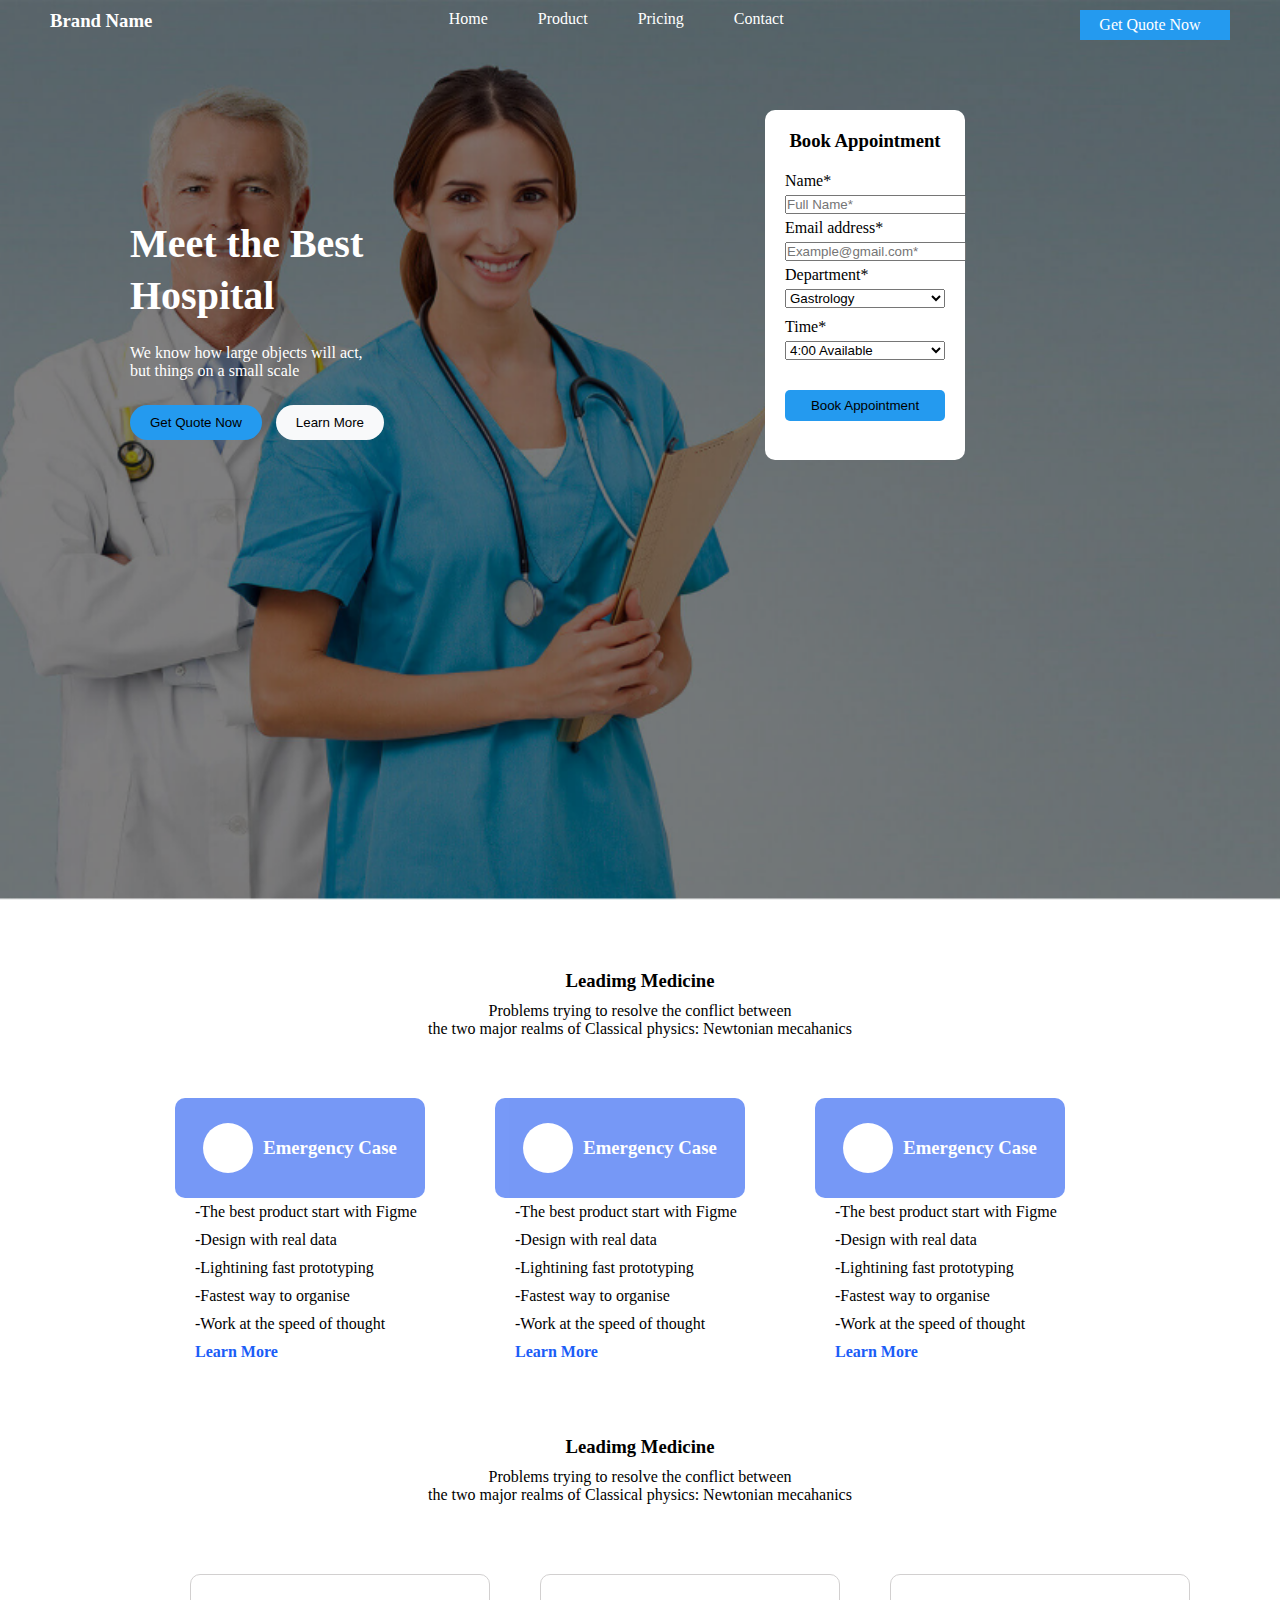
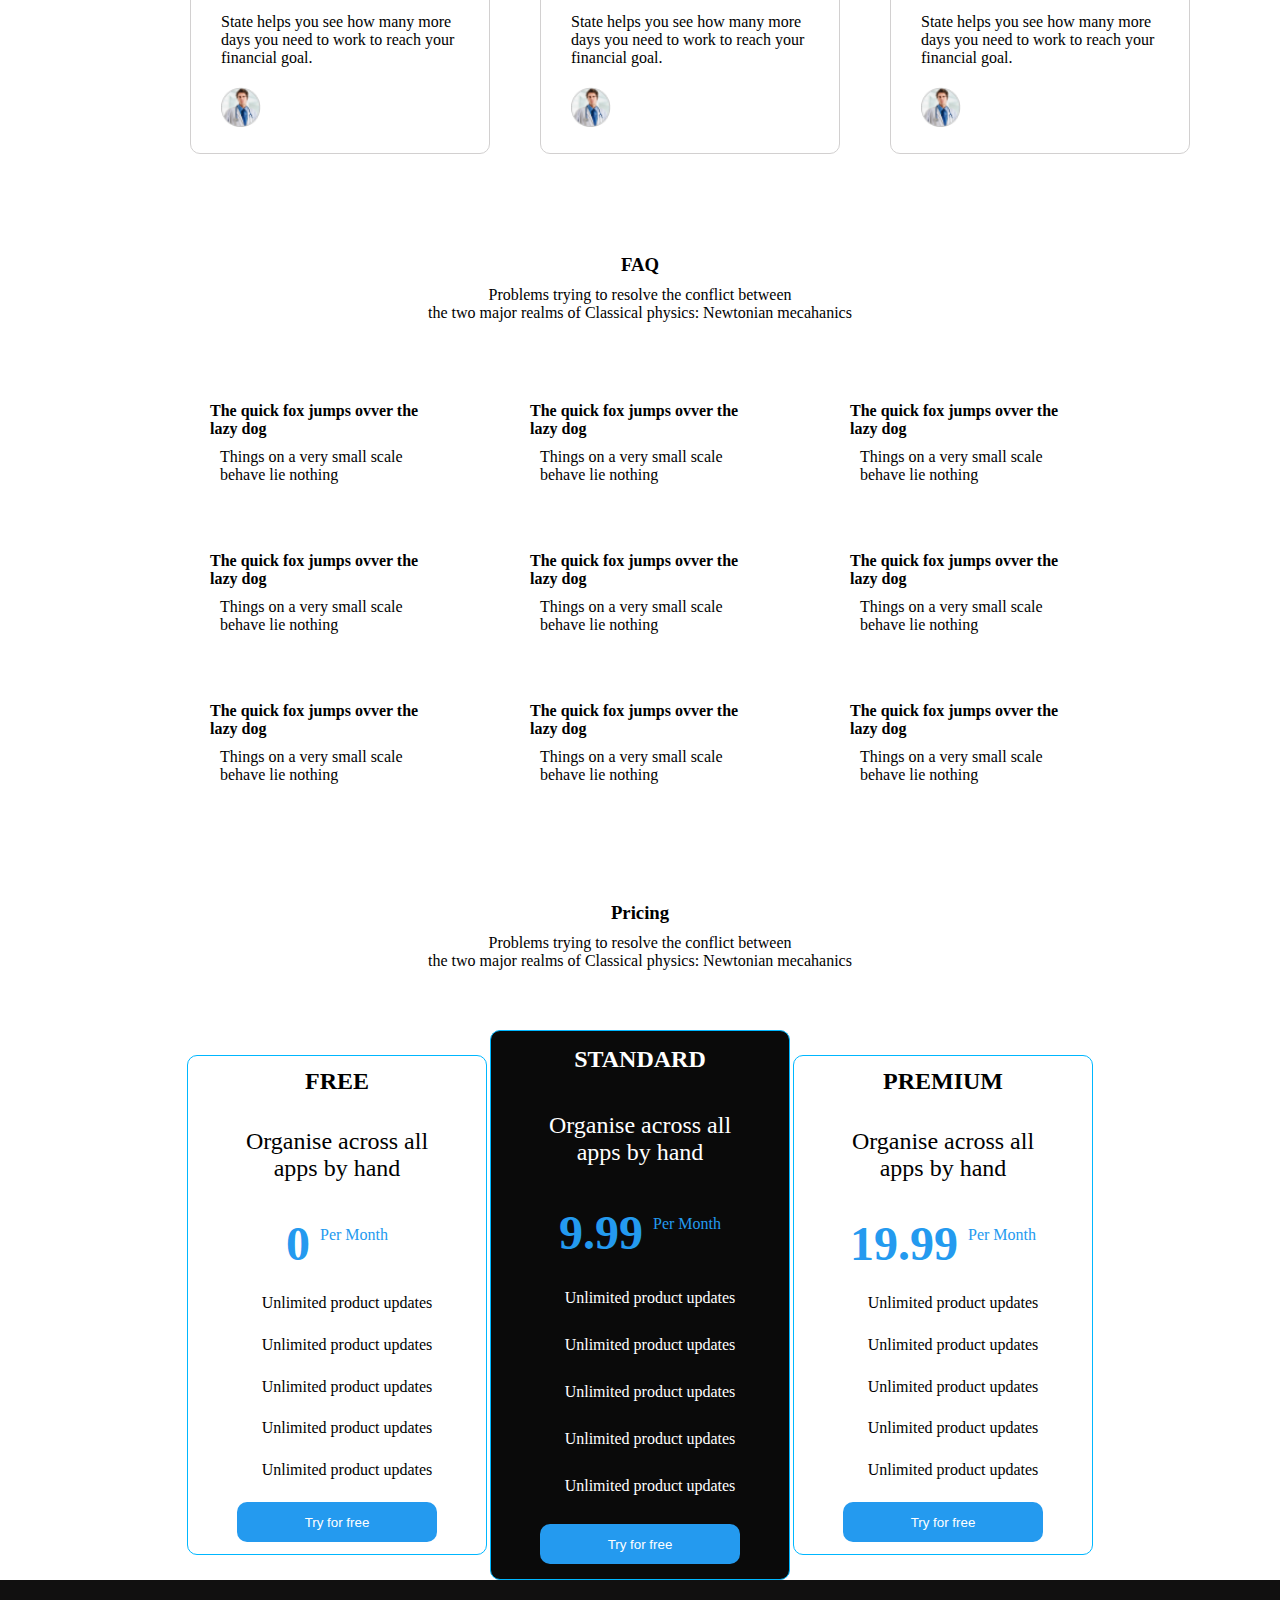
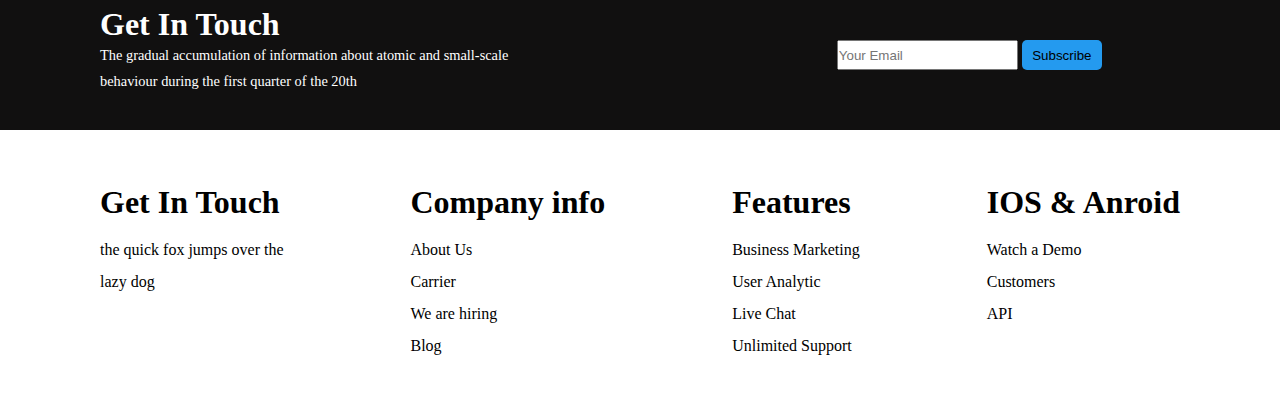
<file: Project-2/index.html>
<!DOCTYPE html>
<html lang="en">
  <head>
    <meta charset="UTF-8" />
    <meta name="viewport" content="width=device-width, initial-scale=1.0" />
    <link
      rel="stylesheet"
      href="https://cdnjs.cloudflare.com/ajax/libs/font-awesome/6.4.0/css/all.min.css"
      integrity="sha512-iecdLmaskl7CVkqkXNQ/ZH/XLlvWZOJyj7Yy7tcenmpD1ypASozpmT/E0iPtmFIB46ZmdtAc9eNBvH0H/ZpiBw=="
      crossorigin="anonymous"
      referrerpolicy="no-referrer"
    />
    <link rel="stylesheet" href="style.css" class="css" />
    <title>Hospital Landing Page</title>
  </head>
  <body>
    <header class="container">
      <nav class="nav-container">
        <div class="navbar">
          <h3>Brand Name</h3>
        </div>
        <div class="menu">
          <ul class="mainmenu">
            <a href="#">Home</a>
            <a href="#">Product</a>
            <a href="#">Pricing</a>
            <a href="#">Contact</a>
          </ul>
        </div>
        <div class="btn-container">
          <p>Get Quote Now</p>
          <i class="fa-solid fa-arrow-right"></i>
        </div>
      </nav>
      <div class="banner">
        <div class="herosection">
          <h2>Meet the Best</h2>
          <h2>Hospital</h2>
          <p>We know how large objects will act, but things on a small scale</p>
          <button class="btn-1">Get Quote Now</button>
          <button class="btn-2">Learn More</button>
        </div>
        <div class="form">
          <form action="" class="appointmentform">
            <h3>Book Appointment</h3>
            <div class="label">
              <label for="name">Name*</label>
            </div>
            <div class="input">
              <input type="text" placeholder="Full Name*" />
            </div>
            <div class="label">
              <label for="email">Email address*</label>
            </div>
            <div class="input">
              <input type="text" placeholder="Example@gmail.com*" />
            </div>

            <div class="list">
              <div>
                <label for="department">Department*</label>
              </div>
              <select
                name="department"
                id="department"
                aria-placeholder="Please Select"
              >
                <option value="Gastrology">Gastrology</option>
              </select>
            </div>
            <div class="list">
              <div>
                <label for="department">Time*</label>
              </div>
              <select
                name="department"
                id="department"
                aria-placeholder="4:00 Available"
              >
                <option value="Gastrology">4:00 Available</option>
              </select>
            </div>
            <button class="btn-booking">Book Appointment</button>
          </form>
        </div>
      </div>
    </header>
    <section class="leading-medicine">
      <h3>Leadimg Medicine</h3>
      <p>Problems trying to resolve the conflict between</p>
      <p>the two major realms of Classical physics: Newtonian mecahanics</p>
    </section>
    <section class="cart-case-container">
      <div class="cart-case">
        <div class="cart-case-heading">
          <div class="cart-case-img">
            <i class="fa-solid fa-user-group"></i>
          </div>
          <h3>Emergency Case</h3>
        </div>
        <p>-The best product start with Figme</p>
        <p>-Design with real data</p>
        <p>-Lightining fast prototyping</p>
        <p>-Fastest way to organise</p>
        <p>-Work at the speed of thought</p>
        <h4>Learn More</h4>
      </div>
      <div class="cart-case">
        <div class="cart-case-heading">
          <div class="cart-case-img">
            <i class="fa-solid fa-user-group"></i>
          </div>
          <h3>Emergency Case</h3>
        </div>
        <p>-The best product start with Figme</p>
        <p>-Design with real data</p>
        <p>-Lightining fast prototyping</p>
        <p>-Fastest way to organise</p>
        <p>-Work at the speed of thought</p>
        <h4>Learn More</h4>
      </div>
      <div class="cart-case">
        <div class="cart-case-heading">
          <div class="cart-case-img">
            <i class="fa-solid fa-user-group"></i>
          </div>
          <h3>Emergency Case</h3>
        </div>
        <p>-The best product start with Figme</p>
        <p>-Design with real data</p>
        <p>-Lightining fast prototyping</p>
        <p>-Fastest way to organise</p>
        <p>-Work at the speed of thought</p>
        <h4>Learn More</h4>
      </div>
    </section>
    <section class="leading-medicine">
      <h3>Leadimg Medicine</h3>
      <p>Problems trying to resolve the conflict between</p>
      <p>the two major realms of Classical physics: Newtonian mecahanics</p>
    </section>
    <div class="user-card-container">
      <div class="user-card">
        <div class="star"></div>
        <span class="fa fa-star checked"></span>
        <span class="fa fa-star checked"></span>
        <span class="fa fa-star checked"></span>
        <span class="fa fa-star checked"></span>
        <span class="fa-regular fa-star"></span>
        <p>State helps you see how many more days you need to work to reach your financial goal.</p>
        <div class="user-img-div">
          <img src="./assets/user-1.png" alt="user-image">
        </div>
      </div>
      <div class="user-card">
        <div class="star"></div>
        <span class="fa fa-star checked"></span>
        <span class="fa fa-star checked"></span>
        <span class="fa fa-star checked"></span>
        <span class="fa fa-star checked"></span>
        <span class="fa-regular fa-star"></span>
        <p>State helps you see how many more days you need to work to reach your financial goal.</p>
        <div class="user-img-div">
          <img src="./assets/user-1.png" alt="user-image">
        </div>
      </div>
      <div class="user-card">
        <div class="star"></div>
        <span class="fa fa-star checked"></span>
        <span class="fa fa-star checked"></span>
        <span class="fa fa-star checked"></span>
        <span class="fa fa-star checked"></span>
        <span class="fa-regular fa-star"></span>
        <p>State helps you see how many more days you need to work to reach your financial goal.</p>
        <div class="user-img-div">
          <img src="./assets/user-1.png" alt="user-image">
        </div>
      </div>
    </div>
    <section class="leading-medicine">
      <h3>FAQ</h3>
      <p>Problems trying to resolve the conflict between</p>
      <p>the two major realms of Classical physics: Newtonian mecahanics</p>
    </section>
    <div class="faqcontainer">
      <div class="faq">
        <div class="q">
          <i class="fa-solid fa-greater-than"></i>
        <span>The quick fox jumps ovver the lazy dog</span>
        </div>
        <p>Things on a very small scale behave lie nothing</p>
      </div>
      <div class="faq">
        <div class="q">
          <i class="fa-solid fa-greater-than"></i>
        <span>The quick fox jumps ovver the lazy dog</span>
        </div>
        <p>Things on a very small scale behave lie nothing</p>
      </div>
      <div class="faq">
        <div class="q">
          <i class="fa-solid fa-greater-than"></i>
        <span>The quick fox jumps ovver the lazy dog</span>
        </div>
        <p>Things on a very small scale behave lie nothing</p>
      </div>
    </div>
    <div class="faqcontainer">
      <div class="faq">
        <div class="q">
          <i class="fa-solid fa-greater-than"></i>
        <span>The quick fox jumps ovver the lazy dog</span>
        </div>
        <p>Things on a very small scale behave lie nothing</p>
      </div>
      <div class="faq">
        <div class="q">
          <i class="fa-solid fa-greater-than"></i>
        <span>The quick fox jumps ovver the lazy dog</span>
        </div>
        <p>Things on a very small scale behave lie nothing</p>
      </div>
      <div class="faq">
        <div class="q">
          <i class="fa-solid fa-greater-than"></i>
        <span>The quick fox jumps ovver the lazy dog</span>
        </div>
        <p>Things on a very small scale behave lie nothing</p>
      </div>
    </div>
    <div class="faqcontainer">
      <div class="faq">
        <div class="q">
          <i class="fa-solid fa-greater-than"></i>
        <span>The quick fox jumps ovver the lazy dog</span>
        </div>
        <p>Things on a very small scale behave lie nothing</p>
      </div>
      <div class="faq">
        <div class="q">
          <i class="fa-solid fa-greater-than"></i>
        <span>The quick fox jumps ovver the lazy dog</span>
        </div>
        <p>Things on a very small scale behave lie nothing</p>
      </div>
      <div class="faq">
        <div class="q">
          <i class="fa-solid fa-greater-than"></i>
        <span>The quick fox jumps ovver the lazy dog</span>
        </div>
        <p>Things on a very small scale behave lie nothing</p>
      </div>
    </div>
    <section class="leading-medicine">
      <h3>Pricing</h3>
      <p>Problems trying to resolve the conflict between</p>
      <p>the two major realms of Classical physics: Newtonian mecahanics</p>
    </section>
    <section class="pricing-card-container">
      <div class="pricing-card">
        <h2>FREE</h2>
        <p>Organise across all apps by hand</p>
        <div class="price-rate">
          <div class="price">
            <h2>0</h2>
            </div>
            <div class="pricepermonth">
            <i class="fa-solid fa-dollar-sign"></i>
            <p>Per Month</p>
            </div>
        </div>
        <div class="facilities">
          <i class="fa-solid fa-circle-check" style="color: #4de079;"></i><span>Unlimited product updates</span>
        </div>
        <div class="facilities">
          <i class="fa-solid fa-circle-check" style="color: #4de079;"></i><span>Unlimited product updates</span>
        </div>
        <div class="facilities">
          <i class="fa-solid fa-circle-check" style="color: #4de079;"></i><span>Unlimited product updates</span>
        </div>
        
        <div class="facilities">
          <i class="fa-solid fa-circle-check" style="color: #a6a6a6;"></i><span>Unlimited product updates</span>
        </div>
        <div class="facilities">
          <i class="fa-solid fa-circle-check" style="color: #a6a6a6;"></i><span>Unlimited product updates</span>
        </div>         
        <button>Try for free</button>

      </div>
      <div class="pricing-card-middle">
        <h2>STANDARD</h2>
        <p>Organise across all apps by hand</p>
        <div class="price-rate">
          <div class="price">
            <h2>9.99</h2>
            </div>
            <div class="pricepermonth">
            <i class="fa-solid fa-dollar-sign"></i>
            <p>Per Month</p>
            </div>
        </div>
        <div class="facilities">
          <i class="fa-solid fa-circle-check" style="color: #4de079;"></i><span>Unlimited product updates</span>
        </div>
        <div class="facilities">
          <i class="fa-solid fa-circle-check" style="color: #4de079;"></i><span>Unlimited product updates</span>
        </div>
        <div class="facilities">
          <i class="fa-solid fa-circle-check" style="color: #4de079;"></i><span>Unlimited product updates</span>
        </div>
        <div class="facilities">
          <i class="fa-solid fa-circle-check" style="color: #4de079;"></i><span>Unlimited product updates</span>
        </div>
        <div class="facilities">
          <i class="fa-solid fa-circle-check" style="color: #4de079;"></i><span>Unlimited product updates</span>
        </div>
        
                
        <button>Try for free</button>

      </div>
      <div class="pricing-card">
        <h2>PREMIUM</h2>
        <p>Organise across all apps by hand</p>
        <div class="price-rate">
          <div class="price">
            <h2>19.99</h2>
            </div>
            <div class="pricepermonth">
            <i class="fa-solid fa-dollar-sign"></i>
            <p>Per Month</p>
            </div>
        </div>
        <div class="facilities">
          <i class="fa-solid fa-circle-check" style="color: #4de079;"></i><span>Unlimited product updates</span>
        </div>
        <div class="facilities">
          <i class="fa-solid fa-circle-check" style="color: #4de079;"></i><span>Unlimited product updates</span>
        </div>
        <div class="facilities">
          <i class="fa-solid fa-circle-check" style="color: #4de079;"></i><span>Unlimited product updates</span>
        </div>
        <div class="facilities">
          <i class="fa-solid fa-circle-check" style="color: #4de079;"></i><span>Unlimited product updates</span>
        </div>
        <div class="facilities">
          <i class="fa-solid fa-circle-check" style="color: #4de079;"></i><span>Unlimited product updates</span>
        </div>
        
              
        <button>Try for free</button>

      </div>
    </section>
    <section class="subscription">
      <div class="getintouch">
        <h1>Get In Touch</h1>
        <p>The gradual accumulation of information about atomic and small-scale behaviour during the first quarter of the 20th</p>
      </div>
      <div class="email">
        <input type="text" placeholder="Your Email">
        <button>Subscribe</button>
      </div>
    </section>
    <section class="footer">
      <div class="footer column col-1">
        <h1>Get In Touch</h1>
        <p>the quick fox jumps over the</p>
        <p>lazy dog</p>
        <i class="fa-brands fa-facebook" style="color: #19e2f0;"></i>
        <i class="fa-brands fa-instagram" style="color: #19e2f0;"></i>
        <i class="fa-brands fa-twitter" style="color: #19e2f0;"></i>
      </div>
      <div class="footer column">
        <h1>Company info</h1>
        <a href="#">About Us</a>
        <a href="#">Carrier</a>
        <a href="#">We are hiring</a>
        <a href="#">Blog</a>
      </div>
      <div class="footer column">
        <h1>Features</h1>
        <a href="#">Business Marketing</a>
        <a href="#">User Analytic</a>
        <a href="#">Live Chat</a>
        <a href="#">Unlimited Support</a>
      </div>
      <div class="footer column">
        <h1>IOS & Anroid</h1>
        <a href="#">Watch a Demo</a>
        <a href="#">Customers</a>
        <a href="#">API</a>
      </div>
    </section>
  </body>
</html>
</file>
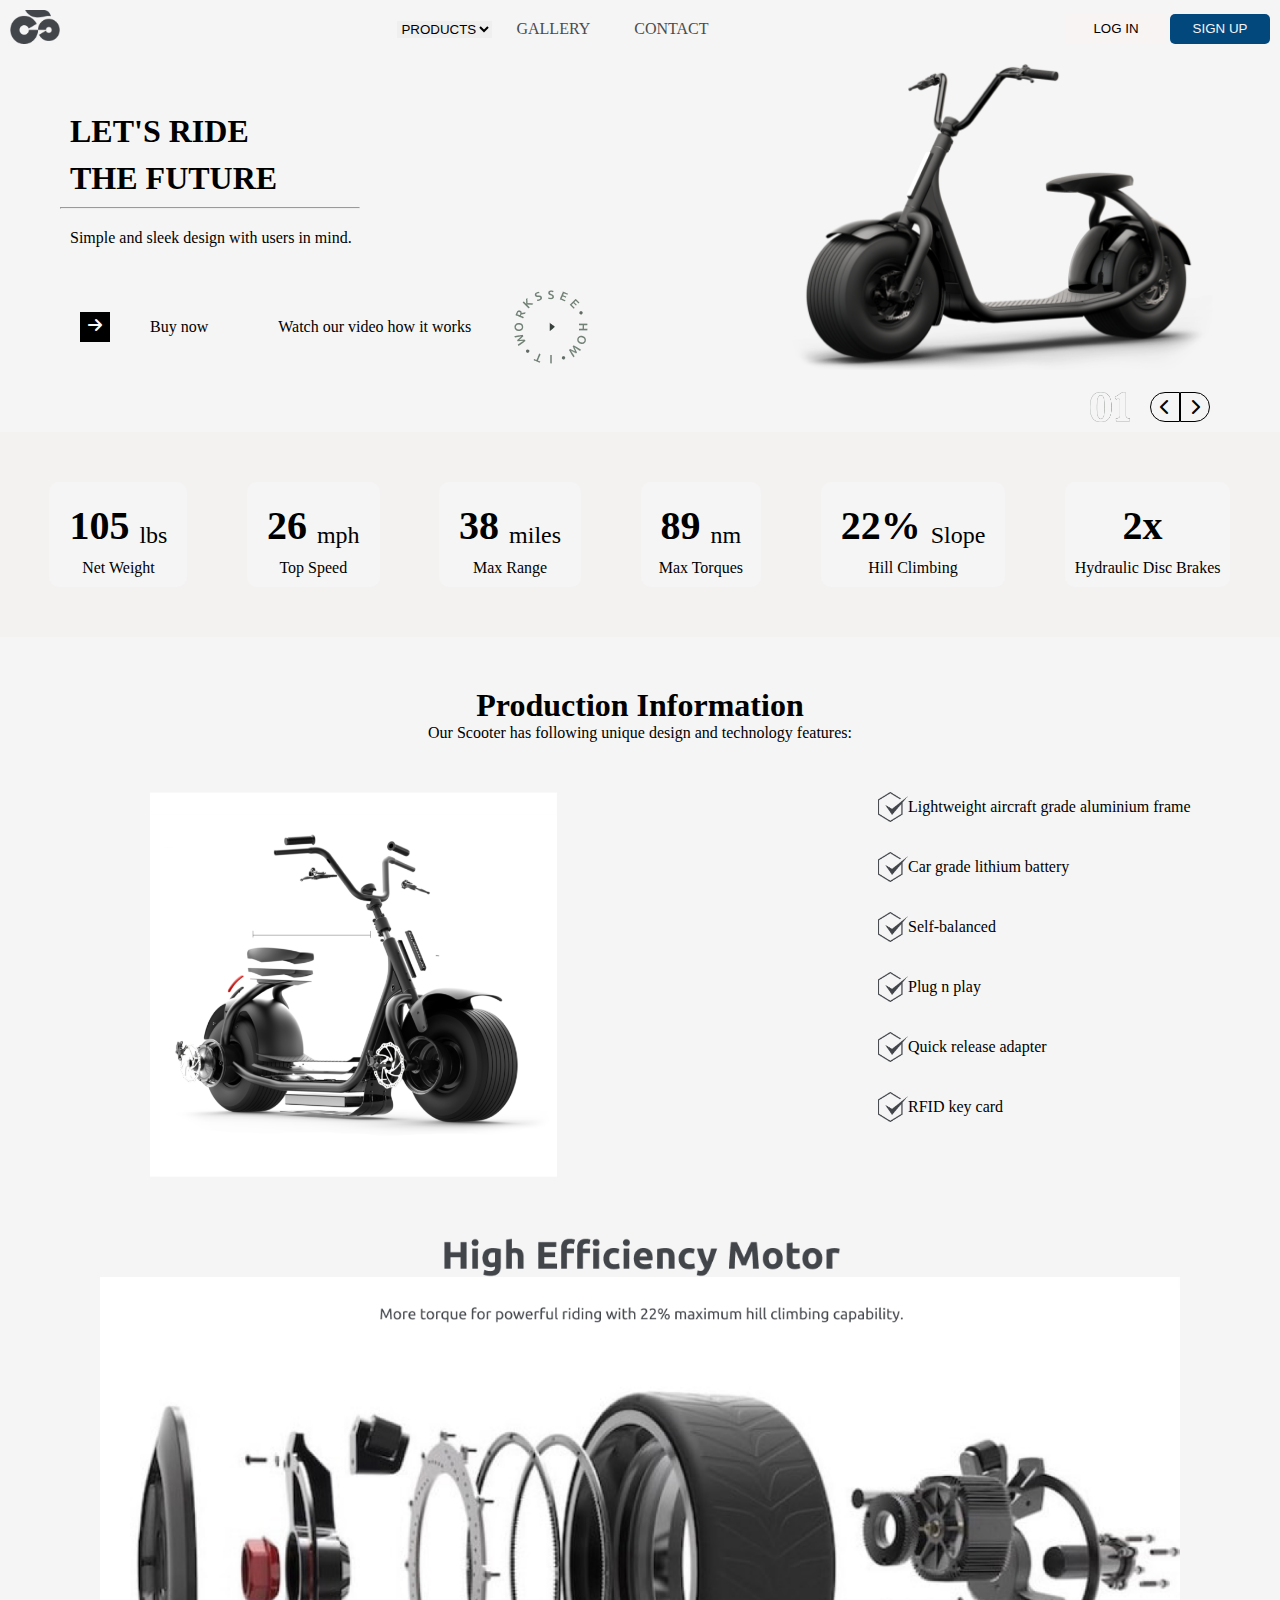
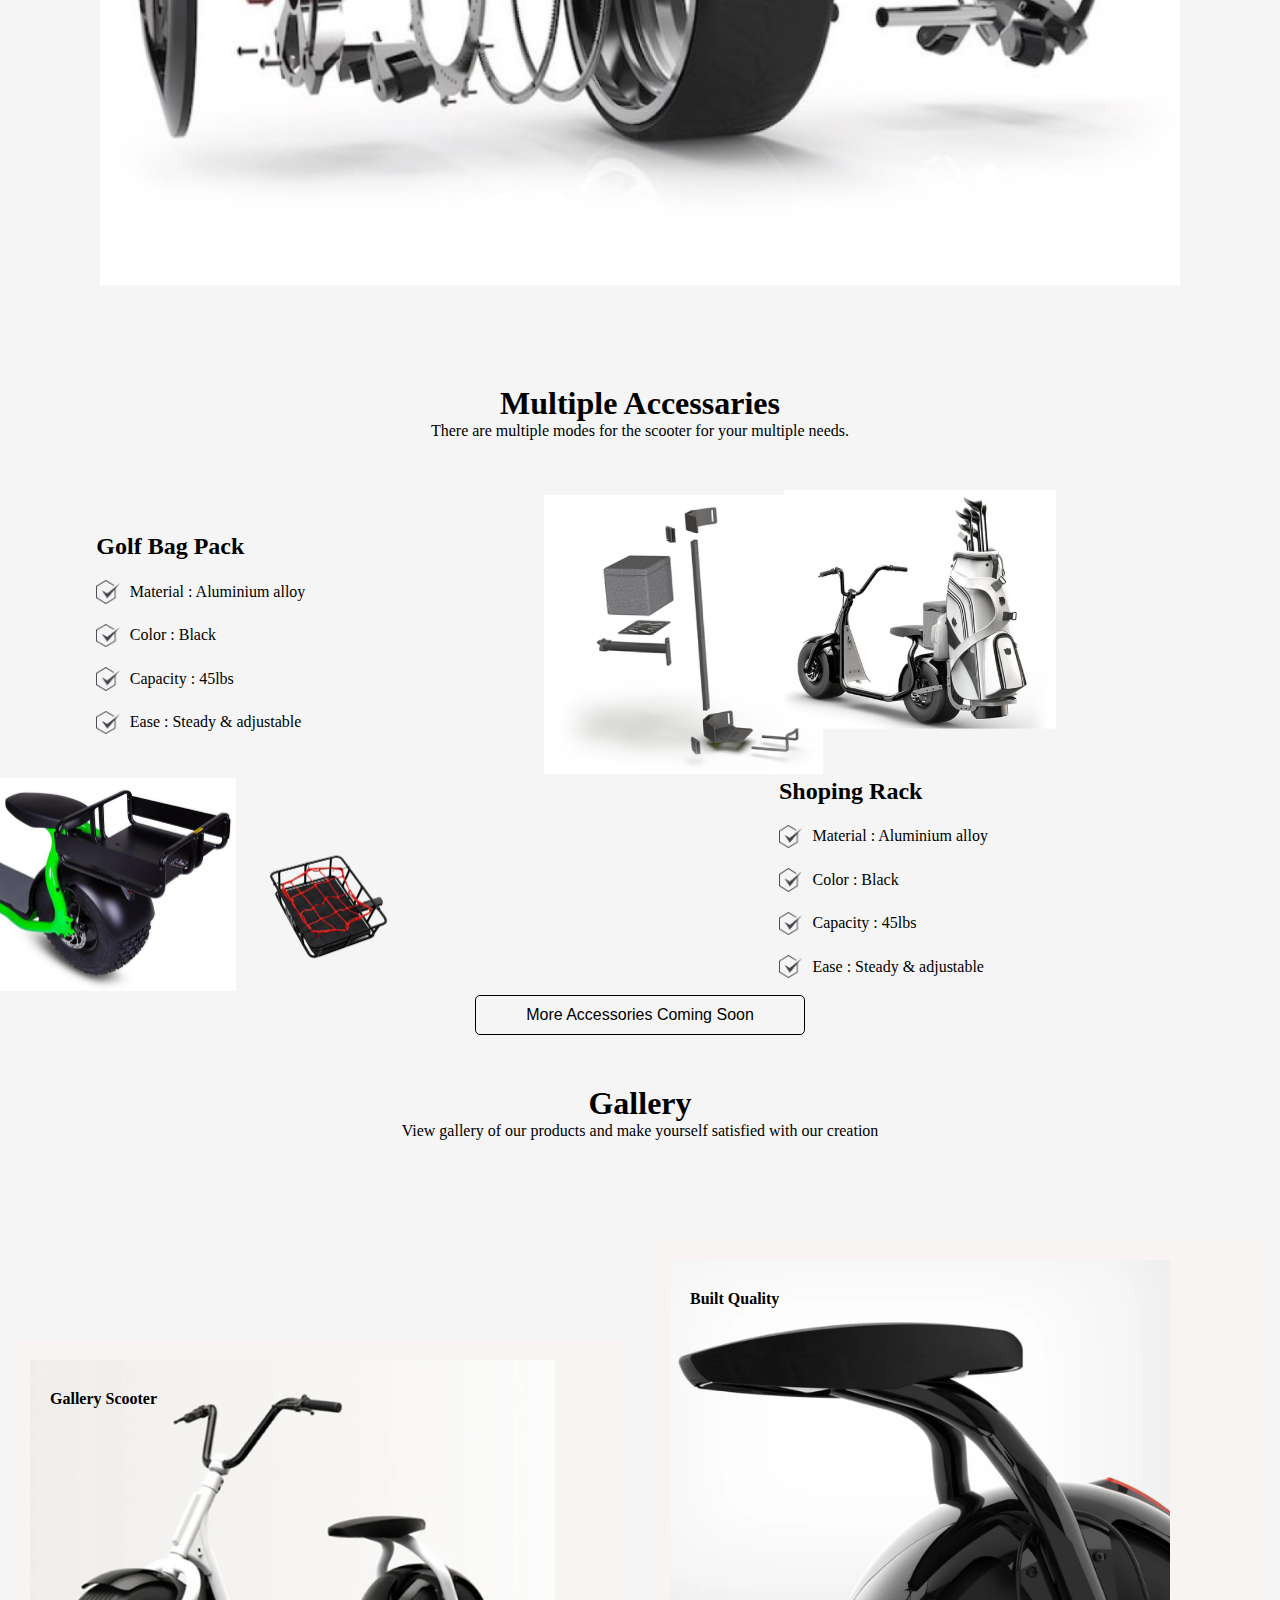
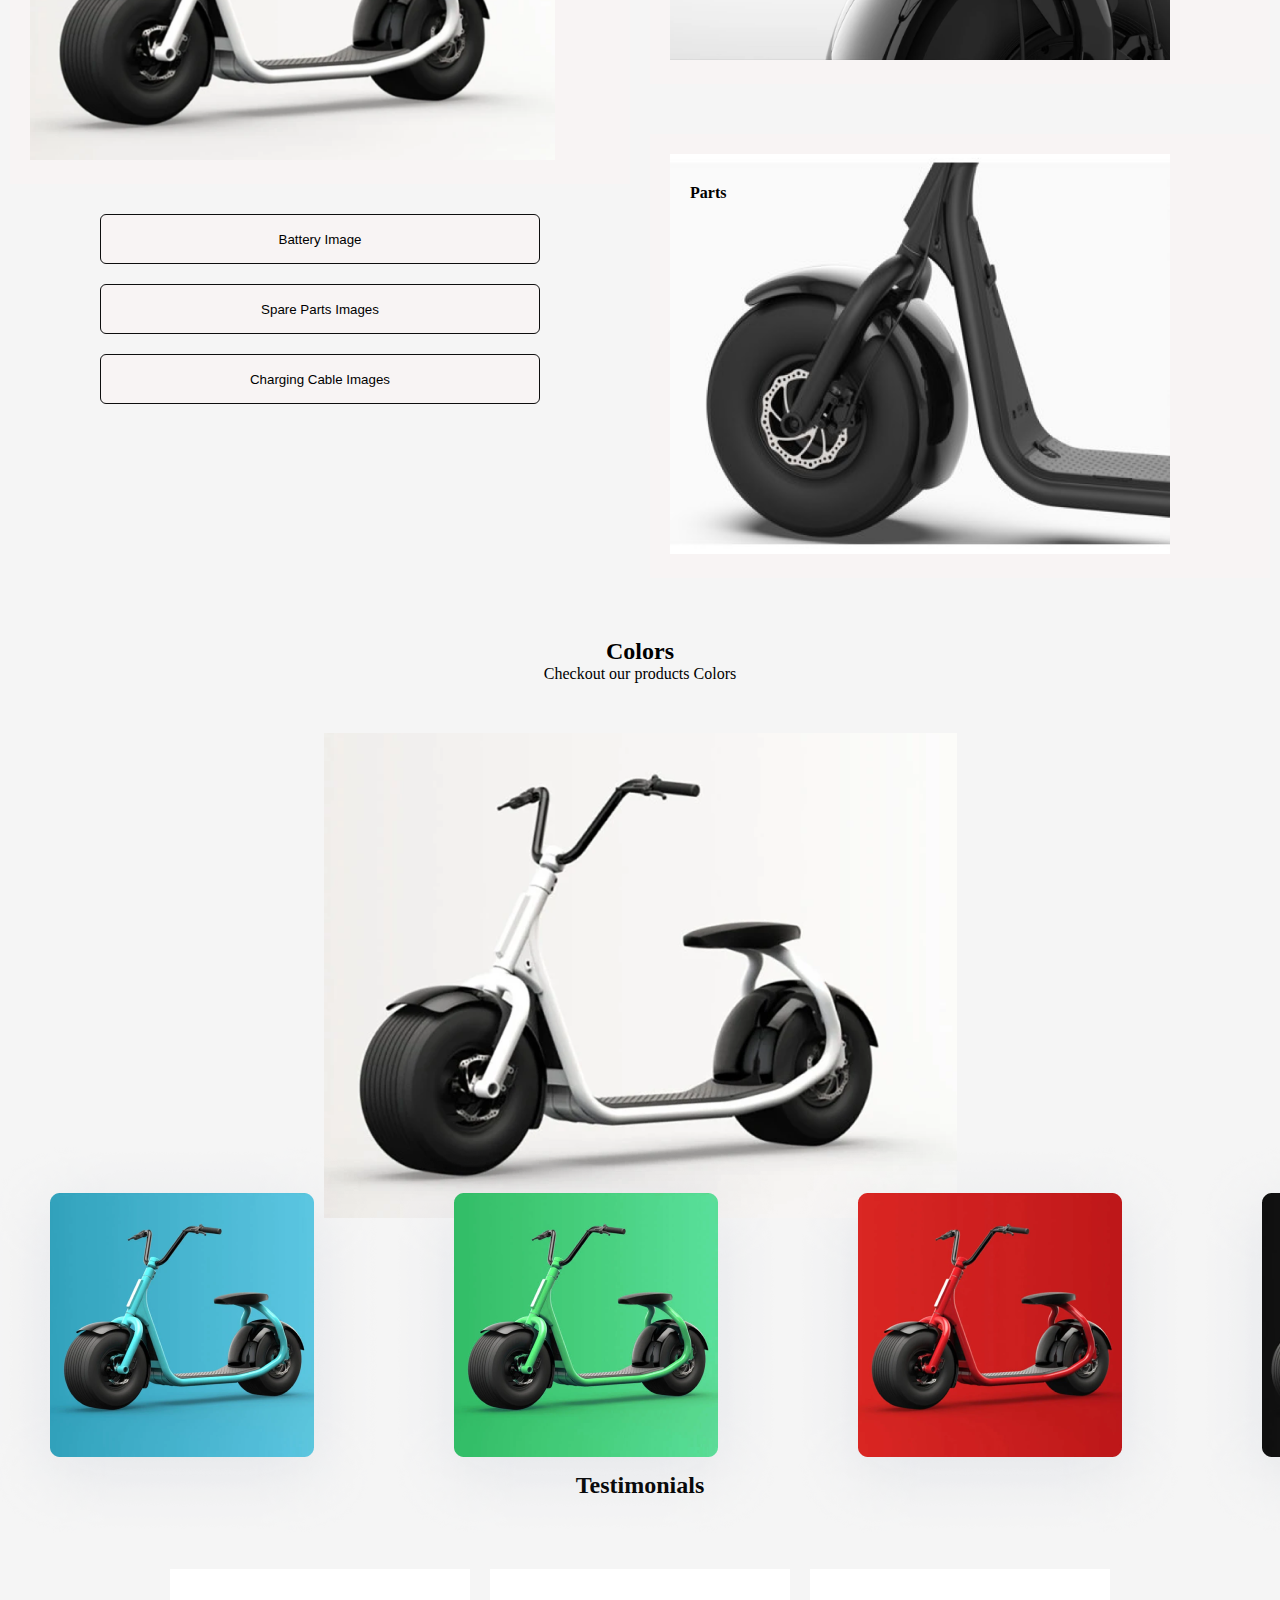
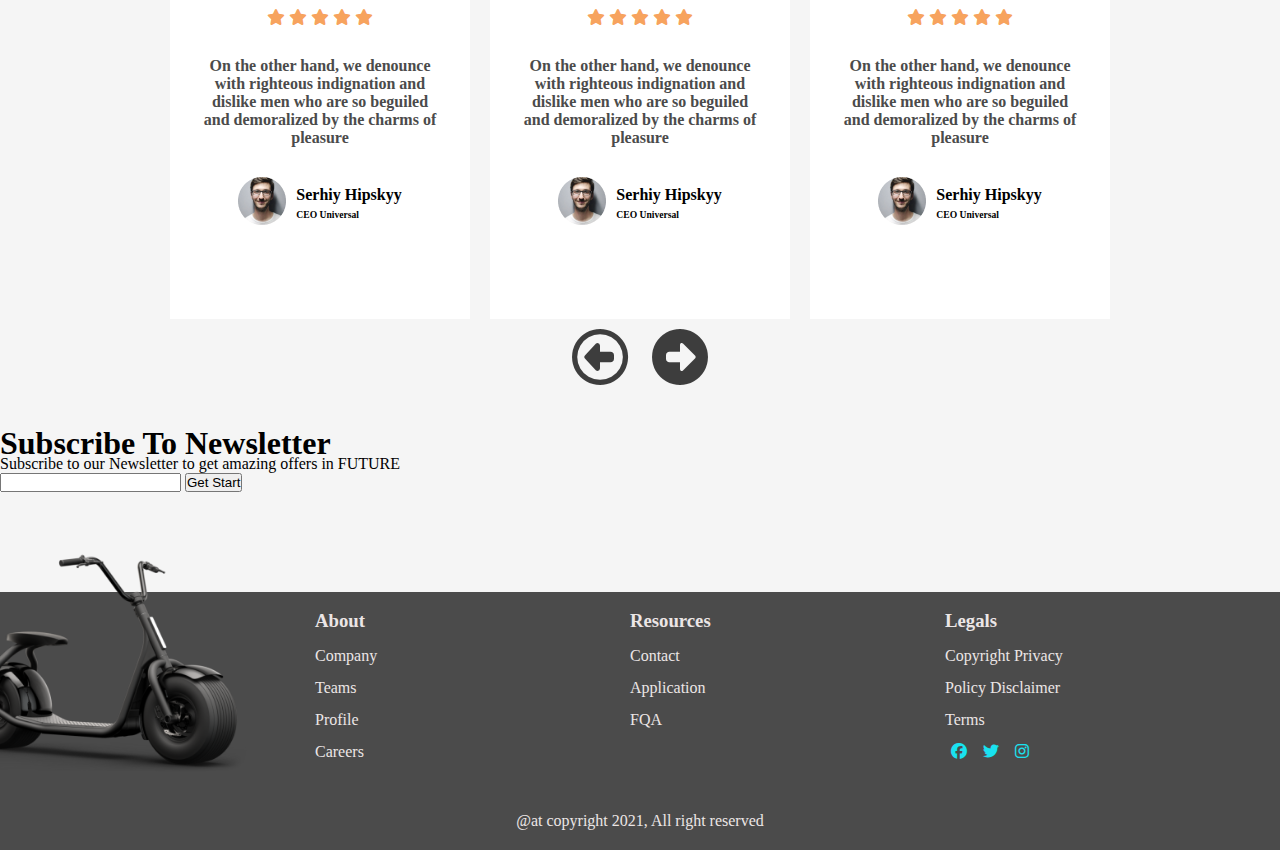
<file: Project-3/index.html>
<!DOCTYPE html>
<html lang="en">
<head>
    <meta charset="UTF-8">
    <meta name="viewport" content="width=device-width, initial-scale=1.0">
    <title>Bike Landing Page</title>
    <link rel="stylesheet" href="https://cdnjs.cloudflare.com/ajax/libs/font-awesome/6.4.0/css/all.min.css">
    <link rel="stylesheet" href="style.css" class="css">
    
    
</head>
<body>
    <header>
        <div class="navbar">
            <div class="logo">
                <img src="./assets/logo.png" alt="">
            </div>
            <div class="menu">
                <select name="products" id="products">
                    <option value="products">PRODUCTS</option>
                    <option value="saab">Saab</option>
                    <option value="opel">Opel</option>
                    <option value="audi">Audi</option>
                  </select>
                <a href="#">GALLERY</a>
                <a href="#">CONTACT</a>
            </div>
            <div class="btn">
                <button class="btn1">LOG IN</button>
                <button class="btn2">SIGN UP</button>
            </div>
        </div>
        <div class="hero-Section">
            <div class="hero-discription">
                <h1>LET'S RIDE </h1>
                <h1>THE FUTURE </h1>
                <HR></HR>
                <p>Simple and sleek design with users in mind.</p>
                <div class="discription-bottom">
                    <div class="arrow">
                        <i class="fa-solid fa-arrow-right" style="color: #fcfcfc;"></i>
                    </div>
                    <p>Buy now</p>
                    <p>Watch our video how it works</p>
                    <img src="./assets/header play button.png" alt="">
                </div>
            </div>
            <div class="hero-img">
                <img src="./assets/header image.png" alt="Image of scooter"/>
                <div class="slide-counter">
                    <img src="./assets/01.png" alt=""/>
                    <div class="left-arrow">
                        <i class="fa-solid fa-chevron-left"></i>
                    </div>
                    <div class="right-arrow">
                        <i class="fa-solid fa-chevron-right"></i>
                    </div>
                </div> 
            </div>        
        </div>
    </header>
    <section class="miles-section">
        <div class="miles-card">
            <div class="card-discription">
                <h3>105</h3>
                <p>lbs</p>
            </div>
            <p>Net Weight</p>  
        </div>
        <div class="miles-card">
            <div class="card-discription">
                <h3>26</h3>
                <p>mph</p>
            </div>
            <p>Top Speed</p>  
        </div>
        <div class="miles-card">
            <div class="card-discription">
                <h3>38</h3>
                <p>miles</p>
            </div>
            <p>Max Range</p>  
        </div>
        <div class="miles-card">
            <div class="card-discription">
                <h3>89</h3>
                <p>nm</p>
            </div>
            <p>Max Torques</p>  
        </div>
        <div class="miles-card">
            <div class="card-discription">
                <h3>22%</h3>
                <p>Slope</p>
            </div>
            <p>Hill Climbing</p>  
        </div>
        <div class="miles-card">
            <div class="card-discription">
                <h3>2x</h3>
                <p></p>
            </div>
            <p>Hydraulic Disc Brakes</p>  
        </div>
    
    </section>
    <section class="section-heading">
        <h1 class="section-header">
            Production Information
        </h1>
        <p class="section-paragraph">
            Our Scooter has following unique design and technology features:
        </p>
    </section>
    <div class="section-description">
        <div class="section-img">
            <img src="./assets/product information image.png" alt="">
        </div>
        <div class="section-description-box">
            <div class="section-description-icon">
                <img src="./assets/Icon.png" alt="">
                <p>Lightweight aircraft grade aluminium frame</p> 
            </div>
            <div class="section-description-icon">
                <img src="./assets/Icon.png" alt="">
                <p>Car grade lithium battery</p> 
            </div>
            <div class="section-description-icon">
                <img src="./assets/Icon.png" alt="">
                <p>Self-balanced</p> 
            </div>
            <div class="section-description-icon">
                <img src="./assets/Icon.png" alt="">
                <p>Plug n play</p> 
            </div>
            <div class="section-description-icon">
                <img src="./assets/Icon.png" alt="">
                <p>Quick release adapter</p> 
            </div>
            <div class="section-description-icon">
                <img src="./assets/Icon.png" alt="">
                <p>RFID key card</p> 
            </div>
        </div>
    </div>    
    <div class="high-efficiency-motor">
        <img src="./assets/high efficiency motor.png" alt="">
    </div>
    <section class="section-heading">
        <h1 class="section-header">
            Multiple Accessaries
        </h1>
        <p class="section-paragraph">
            There are multiple modes for the scooter for your multiple needs.
        </p>
    </section>
    <div class="section-accessaries">
        <div class="section-accessaries-box">
            <h2>Golf Bag Pack</h2>
            <div class="section-accessaries-icon">
                <img src="./assets/Icon.png" alt="">
                <p>Material : Aluminium alloy</p> 
            </div>
            <div class="section-accessaries-icon">
                <img src="./assets/Icon.png" alt="">
                <p>Color : Black</p> 
            </div>
            <div class="section-accessaries-icon">
                <img src="./assets/Icon.png" alt="">
                <p>Capacity : 45lbs</p> 
            </div>
            <div class="section-accessaries-icon">
                <img src="./assets/Icon.png" alt="">
                <p>Ease : Steady & adjustable</p> 
            </div>
        </div>
        <div class="section-accessaries-img">
            <img src="./assets/golf bag rock.png" alt="">
        </div>
        </div>
    </div> 
   <div class="shoping-Rack">
    <div class="shoping-Rack-img">
        <img src="./assets/shopping rack.png" alt="">
    </div>
    <div class="shoping-rack-description">
        <div class="section-accessaries-box">
            <h2>Shoping Rack</h2>
            <div class="section-accessaries-icon">
                <img src="./assets/Icon.png" alt="">
                <p>Material : Aluminium alloy</p> 
            </div>
            <div class="section-accessaries-icon">
                <img src="./assets/Icon.png" alt="">
                <p>Color : Black</p> 
            </div>
            <div class="section-accessaries-icon">
                <img src="./assets/Icon.png" alt="">
                <p>Capacity : 45lbs</p> 
            </div>
            <div class="section-accessaries-icon">
                <img src="./assets/Icon.png" alt="">
                <p>Ease : Steady & adjustable</p> 
            </div>
        </div>
    </div>
   </div> 
    <div class="shoping-Rack-btn">
        <button>More Accessories Coming Soon</button>
    </div>
    <section class="section-heading">
        <h1 class="section-header">
            Gallery
        </h1>
        <p class="section-paragraph">
            View gallery of our products and make yourself satisfied with our creation
        </p>
    </section>
   <div class="gallery-section">
    <div class="gallery-left">
        <div class="gallery-left-box">
            <h4>Gallery Scooter</h4>
            <img src="./assets/gallery scooter.png" alt="">
        </div>
        <div class="gallerybtn">
            <button>Battery Image</button>
            <button>Spare Parts Images</button>
            <button>Charging Cable Images</button>
        </div>
    </div>
    <div class="gallery-right">
        <div class="gallery-left-box">
            <h4>Built Quality</h4>
            <img src="./assets/gallery built quality.png" alt="">
        </div>
        <div class="gallery-left-box">
            <h4>Parts</h4>
            <img src="./assets/gallery parts.png" alt="">
        </div>
        
    </div>
   </div> 
   <section class="Colors">
        <div class="section-heading">
            <h2>Colors</h2>
            <p>Checkout our products Colors</p>
        </div>
        <div class="Colors-img">
            <img src="./assets/gallery scooter.png" alt="">
        </div>
    <div class="colors-scooter">
        <img src="./assets/color-scooter-1.png" alt="">
        <img src="./assets/color-scooter-2.png" alt="">
        <img src="./assets/color-scooter-3.png" alt="">
        <img src="./assets/color-scooter-4.png" alt="">
    </div>
    </div>
   </section>
<section class="tetimonial-sectioin">
    <section class="section-heading">
        <h1 class="section-header">
           Testimonials
        </h1>
    </section>
        <div class="testimonila-contaioner">
            <div class="testimonial-card">
                <div class="star-box">
                    <div class="star">
                    <i class="fa-solid fa-star" style="color: #f69241dc;"></i>   
                    <i class="fa-solid fa-star" style="color: #f69241dc;"></i>   
                    <i class="fa-solid fa-star" style="color: #f69241dc;"></i>   
                    <i class="fa-solid fa-star" style="color: #f69241dc;"></i>   
                    <i class="fa-solid fa-star" style="color: #f69241dc;"></i>   
                    </div>   
                </div>
                <p>On the other hand, we denounce with righteous indignation and dislike men who are so beguiled    and demoralized by the charms of pleasure</p>
                    <div class="card-bottom">
                        <div>
                            <img src="./assets/serhiy hipskyy.png" alt="">
                        </div>
                        <div class="user">
                            <h2>Serhiy Hipskyy</h2>
                            <h3>CEO Universal</h3>
                        </div>
                    </div> 
            </div>
            <div class="testimonial-card">
                <div class="star-box">
                    <div class="star">
                    <i class="fa-solid fa-star" style="color: #f69241dc;"></i>   
                    <i class="fa-solid fa-star" style="color: #f69241dc;"></i>   
                    <i class="fa-solid fa-star" style="color: #f69241dc;"></i>   
                    <i class="fa-solid fa-star" style="color: #f69241dc;"></i>   
                    <i class="fa-solid fa-star" style="color: #f69241dc;"></i>   
                    </div>   
                </div>
                <p>On the other hand, we denounce with righteous indignation and dislike men who are so beguiled    and demoralized by the charms of pleasure</p>
                    <div class="card-bottom">
                        <div>
                            <img src="./assets/serhiy hipskyy.png" alt="">
                        </div>
                        <div class="user">
                            <h2>Serhiy Hipskyy</h2>
                            <h3>CEO Universal</h3>
                        </div>
                    </div> 
            </div>
            <div class="testimonial-card">
                <div class="star-box">
                    <div class="star">
                    <i class="fa-solid fa-star" style="color: #f69241dc;"></i>   
                    <i class="fa-solid fa-star" style="color: #f69241dc;"></i>   
                    <i class="fa-solid fa-star" style="color: #f69241dc;"></i>   
                    <i class="fa-solid fa-star" style="color: #f69241dc;"></i>   
                    <i class="fa-solid fa-star" style="color: #f69241dc;"></i>   
                    </div>   
                </div>
                <p>On the other hand, we denounce with righteous indignation and dislike men who are so beguiled    and demoralized by the charms of pleasure</p>
                    <div class="card-bottom">
                        <div>
                            <img src="./assets/serhiy hipskyy.png" alt="">
                        </div>
                        <div class="user">
                            <h2>Serhiy Hipskyy</h2>
                            <h3>CEO Universal</h3>
                        </div>
                    </div> 
            </div>
        </div>
        <div class="testimonial-slider">
            <i class="fa-regular fa-circle-left"></i>
            <i class="fa-solid fa-circle-right"></i>
        </div>
</section>     
   <div class="subscription">
    <h1>Subscribe To Newsletter</h1>
    </div>
    <p>Subscribe to our Newsletter to get amazing offers in FUTURE</p>
    <div class="inputbox">
        <input type="text">
        <button>Get Start</button>
    </div>



   <section class="footer">
    <div class="column">
        <div class="img">
            <img src="./assets/footer scooter.png" alt="footer scooter image">
        </div>
    </div>
    <div class="column">
        <div class="column">
            <h3>About</h3>
        </div>
        <a href="#">Company</a>
        <a href="#">Teams</a>
        <a href="#">Profile</a>
        <a href="#">Careers</a>
    </div>
    <div class="column">
        <div class="column">
            <h3>Resources</h3>
        </div> 
            <a href="#">Contact</a>
            <a href="#">Application</a>
            <a href="#">FQA</a>
            
        </div>
    <div class="column">
        <div class="column">
            <h3>Legals</h3>
        </div>
            <a href="#">Copyright Privacy</a>
            <a href="#">Policy Disclaimer</a>
            <a href="#">Terms</a>
        <div class="social">
            <i class="fa-brands fa-facebook" style="color: #19e2f0;"></i>
            <i class="fa-brands fa-twitter" style="color: #19e2f0;"></i>
            <i class="fa-brands fa-instagram" style="color: #19e2f0;"></i>
        </div>
    </div>
    
   </section> 
<div class="copyright">
    @at copyright 2021, All right reserved
</div>
   
</body>
</html>
</file>
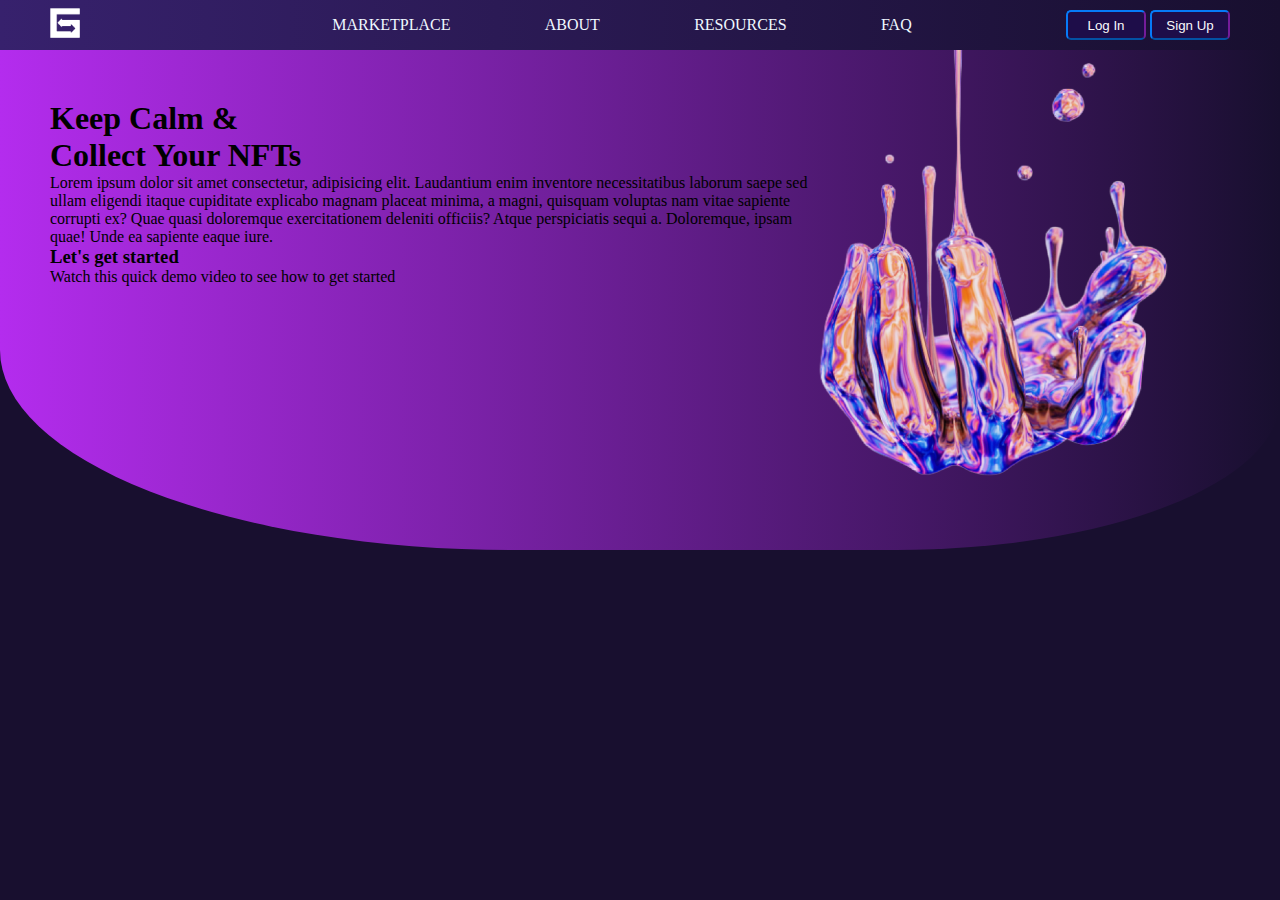
<file: Project-4/index.html>
<!DOCTYPE html>
<html lang="en">
<head>
    <meta charset="UTF-8">
    <meta name="viewport" content="width=device-width, initial-scale=1.0">
    <title>NFT Landing Page</title>
    <link rel="stylesheet" href="style.css" class="css">
</head>
<body>
    <nav class="navbar">
        <div class="logo">
            <img src="./assets/logo.png" alt="">
        </div>
        <div class="menu">
            <a href="#">MARKETPLACE</a>
            <a href="#">ABOUT</a>
            <a href="#">RESOURCES</a>
            <a href="#">FAQ</a>
        </div>
        <div class="button">
            <button>Log In</button>
            <button>Sign Up</button>
        </div>
    </nav>
    <div class="herosection">
        <div class="herodescription">
            <h1>Keep Calm & </h1>
            <h1>Collect Your NFTs </h1>
            <p>Lorem ipsum dolor sit amet consectetur, adipisicing elit. Laudantium enim inventore necessitatibus laborum saepe sed ullam eligendi itaque cupiditate explicabo magnam placeat minima, a magni, quisquam voluptas nam vitae sapiente corrupti ex? Quae quasi doloremque exercitationem deleniti officiis? Atque perspiciatis sequi a. Doloremque, ipsam quae! Unde ea sapiente eaque iure.</p>
            <div class="herobutton">
                <h3>Let's get started</h3>
                <p>Watch this quick demo video to see how to get started</p>
            </div>
        </div>
        <div class="heroImage">
            <img src="./assets/image.png" alt="">
        </div>
    </div>
</body>
</html>
</file>
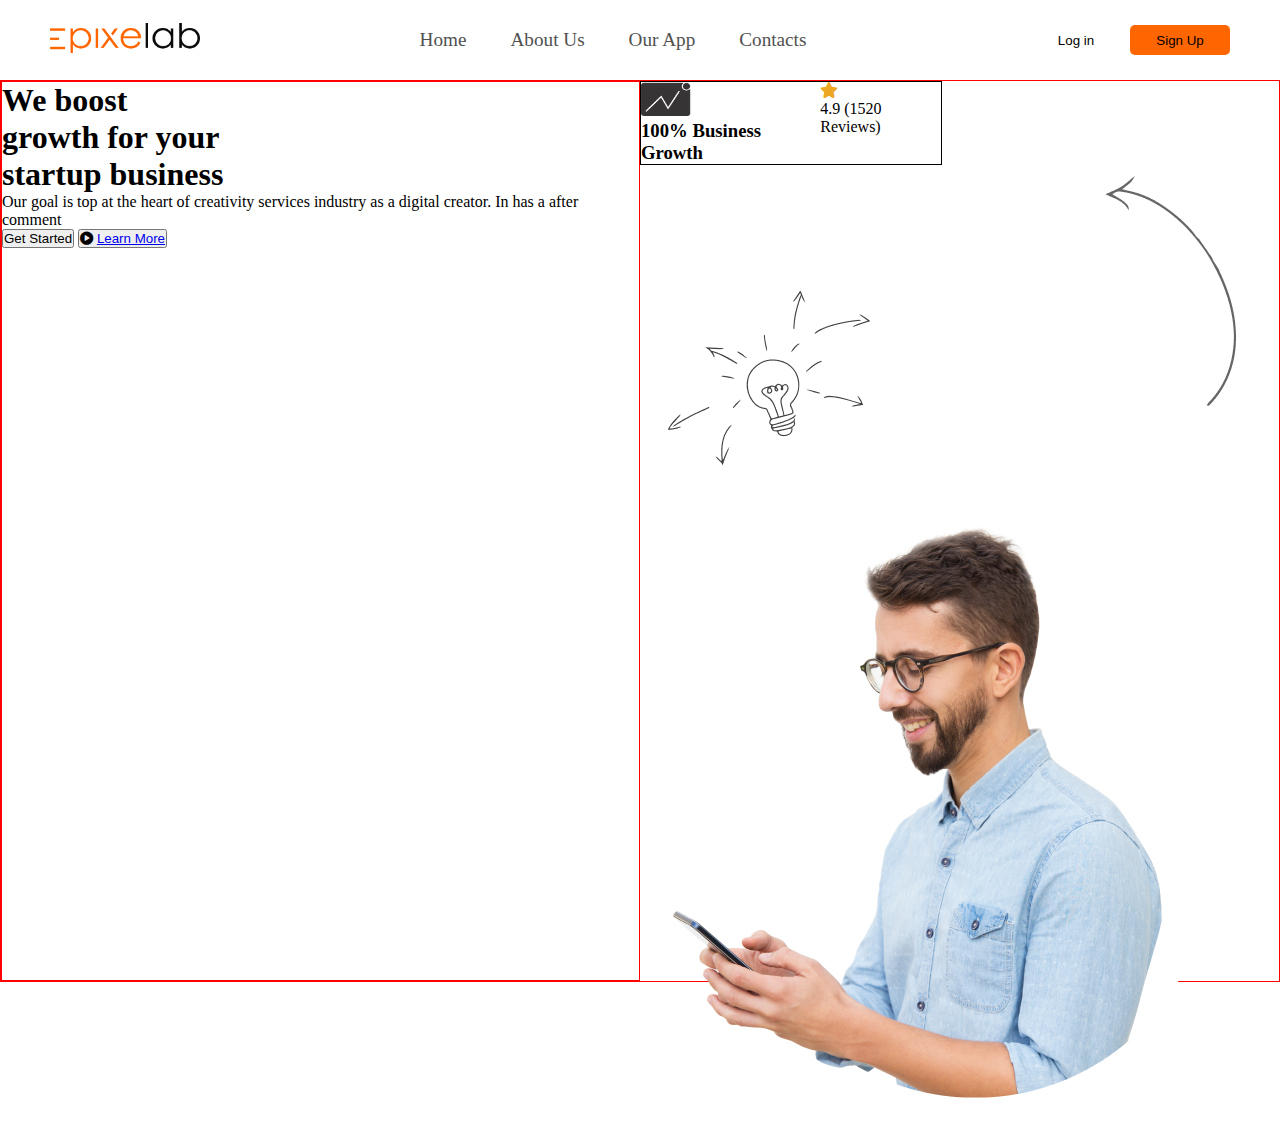
<file: Project 5/idex.html>
<!DOCTYPE html>
<html lang="en">
<head>
    <meta charset="UTF-8">
    <meta name="viewport" content="width=device-width, initial-scale=1.0">
    <title>pixlab</title>
    <link rel="stylesheet" href="https://cdnjs.cloudflare.com/ajax/libs/font-awesome/6.4.0/css/all.min.css">
    <link rel="stylesheet" href="style.css" class="css">
</head>
<body>
    <nav class="navbar">
        <div class="logo">
            <img src="Logo.png" alt="">
        </div>
        <div class="menu">
            <a href="#">Home</a>
            <a href="#">About Us</a>
            <a href="#">Our App</a>
            <a href="#">Contacts</a>
        </div>
        <div class="btn">
            <button class="login">Log in</button>
            <button class="signUp">Sign Up</button>
        </div>
    </nav>
    <div class="HeroSection">
        <div class="description">
            <h1>
                We boost <br>growth for your <br>startup business</h1>
            <p>Our goal is top at the heart of creativity services industry as a digital creator. In has a after comment</p>
            <button>Get Started</button>
            <button>
                <i class="fa-solid fa-circle-play"></i>
                <a href="#">Learn More</a>
            </button>
        </div>
        <div class="imgBox">
            <div class="box1">
                <div>
                    <img src="box1.png" alt="">
                    <h3>100% Business Growth</h3>
                </div>
                <div>
                    <i class="fa-solid fa-star" style="color: #eda725;"></i>
                    <p>4.9 (1520 Reviews)</p>
                </div>
            </div>
            <img src="Group 10.png" alt="">
            <img src="joyful-guy-texting-message-smartphone2 1.png" alt="">
        </div>
    </div>
</body>
</html>
</file>
<file: Project-2/style.css>
* {
  margin: 0;
  padding: 0;
  box-sizing: border-box;
}
.container {
  background-image: url(./assets/background.png);
  background-size: cover;
  height: 100vh;
}
.nav-container {
  padding: 10px 50px;
  display: flex;
  flex-direction: row;
  flex-wrap: nowrap;
  justify-content: space-between;
}
.navbar {
  color: white;
}
/*  */
.mainmenu {
  display: flex;
  align-items: center;
  gap: 50px;
  justify-content: space-around;
}
.menu ul a {
  color: white;
  text-decoration: none;
}
.btn-container {
  display: flex;
  gap: 10px;
  justify-content: center;
  align-items: center;
  width: 150px;
  height: 30px;
  color: white;
  background-color: #249aef;
}
.btn-container i {
  display: inline;
}
.banner {
  display: flex;
}
.herosection {
  color: white;
  margin-top: 150px;
  margin-left: 50px;
  padding: 20px 20px 20px 20px;
  display: inline-block;
  justify-content: start;
}
.herosection h2 {
  font-size: 2.5rem;
  padding: 0px 20px 5px 60px;
}
.herosection p {
  width: 325px;
  font-size: 1rem;
  padding: 20px 20px 25px 60px;
}
.btn-1 {
  margin-left: 60px;
  padding: 10px 20px 10px 20px;
  border-radius: 30px;
  background-color: #249aef;
  border: none;
}
.btn-2 {
  margin-left: 10px;
  padding: 10px 20px 10px 20px;
  border-radius: 30px;
  background-color: #f8f9fa;
  border: none;
}
.form {
  display: flex;
  margin-left: 350px;
  margin-top: 60px;
  border-radius: 10px;
  justify-content: center;
}
.appointmentform {
  display: inline-block;
  background-color: white;
  border-radius: 10px;
  width: 200px;
}
.appointmentform h3 {
  margin: 20px 0px;
  text-align: center;
}
.label {
  margin: 5px 20px;
}
.input {
  margin: 5px 20px;
}
#department {
  width: 100%;
  margin: 5px 0px;
}
.list {
  margin: 5px 20px;
}
.btn-booking {
  border: none;
  border-radius: 5px;
  background-color: #249aef;
  padding: 8px 20px;
  width: 80%;
  margin: 20px 20px;
}
.leading-medicine {
  text-align: center;
  margin: 10px;
  padding: 50px;
}
.leading-medicine h3 {
  text-align: center;
  padding: 10px;
}
.leading-medicine p {
  text-align: center;
}
.cart-case-container {
  display: flex;
  justify-content: center;
  width: 100%;
  gap: 10px;
}
.cart-case {
  margin-left: 10px;
  width: 300px;
}
.cart-case-heading {
  width: 250px;
  height: 100px;
  color: white;
  display: flex;
  border-radius: 10px;
  justify-content: center;
  gap: 10px;
  align-items: center;
  background-color: #3d6df3;
  opacity: 0.7;
}
.cart-case-img {
  display: flex;
  justify-content: center;
  align-items: center;
  width: 50px;
  height: 50px;
  background-color: white;
  border-radius: 50%;
  z-index: 1;
}
.cart-case-img i {
  color: #249aef;
  z-index: 100;
}
.cart-case h3 {
}
.cart-case p {
  padding: 5px 20px;
}
.cart-case h4 {
  color: #1b5df7;
  padding: 5px 20px;
}
.user-card-container {
  margin: 20px 50px;
  display: flex;
  justify-content: center;
  gap: 50px;
  height: 200px;
  width: 100%;
}
.user-card {
  width: 300px;
  height: 90%;
  border: 1px solid #d2d0d0;
  border-radius: 10px;
  padding: 10px 20px 20px 30px;
}
.fa-regular {
  padding: 10px;
  color: #ffe100;
}
.checked {
  color: #ffe100;
}
.user-card p {
  padding-top: 10px;
}
.user-img-div {
  padding-top: 20px;
  padding-bottom: 20px;
  text-align: left;
}
.user-img-div img {
  width: 40px;
}
.faqcontainer {
  display: flex;
  justify-content: center;
  align-items: center;
  gap: 20px;
}
.q {
  display: flex;
  gap: 10px;
}
.faq {
  width: 300px;
  height: 150px;
  padding: 20px 30px;
}
.faq i {
  color: #249aef;
  font-weight: bold;
}
.faq span {
  font-weight: bold;
}
.faq p {
  padding: 10px 20px;
}
/* Pricing Card-Container */
.pricing-card-container {
  display: flex;
  justify-content: center;
  align-items: center;
  gap: 3px;
}
/* Pricing Card start*/
.pricing-card>p{
  text-align: center;
  padding: 10px 40px;
  font-size: 1.5rem;
}
.pricing-card-middle>p{
  text-align: center;
  padding: 10px 40px;
  font-size: 1.5rem;
}
.pricing-card {
  display: flex;
  flex-direction: column;
  align-items: center;
  justify-content: space-around;
  border: 1px solid #00b7ff;
  border-radius: 10px;
  width: 300px;
  height: 500px;
  
}
.pricing-card-middle {
  display: flex;
  flex-direction: column;
  align-items: center;
  justify-content: space-around;
  background-color: #0a0a0a;
  border: 1px solid #00b7ff;
  color: white;
  border-radius: 10px;
  width: 300px;
  height: 550px;
}
.price-rate{
  display: flex;
  gap: 10px;
  color: #249aef;
}
.price{
 font-size: 2rem;  
}
.pricepermonth {
  padding-top: 10px;
  font-size: 1rem;
}
.facilities{
  display: block;
}
.facilities i{
  margin: 0px 10px;
  display: inline;
}
.pricing-card-container button{
  width: 200px;
  height: 40px;
  background-color: #249aef;
  color: white;
  border: none;
  border-radius: 10px;
}
/* Pricing Card */
/* Subscription Section Start */
.subscription{
width: 100%;
height: 150px;
display: flex;
justify-content: space-around;
align-items: center;
background-color: #111010;
color: white;

}
.getintouch{
  margin: 10px 100px;
}
.getintouch>p{
  margin-right: 200px;
  font-size: 90%;
  padding-bottom: 10px;
  line-height: 1.8;
  
}
.email{
  width: 400px;
  margin-right: 150px;
  
}
.email>input{
  height: 30px;
  
}
.email>button{
  background-color:#249aef ;
  height: 30px;
  width: 80px;
  border:none;
  border-radius: 5px;
}
/* Subscription Section End */
/* Footer Section Start */

.footer{
  padding: 20px 50px;
  display: flex;
  justify-content: space-between;
  line-height: 2;
 
}
.column{
  display: inline-block;
}
.column a{
  display: block;
  text-decoration: none;
  color: black;
}

/* Footer Section End */
</file>
<file: Project-3/style.css>
* {
  margin: 0;
  padding: 0;
  box-sizing: border-box;
}
body {
  background: #f5f5f5;
}
/* Navbar Section Start */
.navbar {
  display: flex;
  flex-direction: row;
  flex-wrap: wrap;
  justify-content: space-between;
  align-items: center;
  padding: 10px 10px;
}
.logo img {
  width: 50px;
}
.menu select {
  border: none;
}
.menu a {
  margin: 0px 20px;
  text-decoration: none;
  color: #4b4b4b;
}
.btn1 {
  width: 100px;
  height: 30px;
  border: none;
  background-color: #f8f4f4;
}
.btn2 {
  width: 100px;
  height: 30px;
  border: none;
  border-radius: 5px;
  background-color: #03487d;
  color: #f8f4f4;
}
/* Navbar Section End */

/* Hero Section Start */
.hero-Section {
  display: flex;
  justify-content: space-between;
  align-items: center;
  gap: 50px;
  padding-left: 50px;
}
.hero-discription {
  padding: 10px 10px;
}
.hero-discription h1 {
  margin: 10px 0px;
  padding: 0px 10px;
}
hr {
  width: 300px;
}
.hero-discription p {
  padding: 20px 10px;
}
.discription-bottom {
  padding: 20px;
  display: flex;
  justify-content: space-evenly;
  align-items: center;
  gap: 10px;
}
.discription-bottom p {
  padding: 0px 30px;
}
.arrow {
  width: 30px;
  height: 30px;
  text-align: center;
  padding: 5px 5px;

  background-color: rgb(0, 0, 0);
  font-size: 1rem;
}
.hero-img {
  display: block;
  justify-content: end;
  padding-right: 20px;
  width: 40%;
}
.hero-img img {
  width: 90%;
}
.slide-counter {
  margin-right: 50px;
  display: flex;
  justify-content: end;
  align-items: center;
  height: 50px;
}
.slide-counter img {
  margin: 0px 20px;
  width: 40px;
  height: 30px;
}
.left-arrow {
  display: flex;
  justify-content: center;
  align-items: center;
  width: 30px;
  height: 30px;
  border: 1px solid black;
  border-top-left-radius: 50%;
  border-bottom-left-radius: 50%;
}
.right-arrow {
  display: flex;
  justify-content: center;
  align-items: center;
  width: 30px;
  height: 30px;
  border: 1px solid black;
  border-top-right-radius: 50%;
  border-bottom-right-radius: 50%;
}
/* Hero Section End */
/* miles-card Section Start */

.miles-section {
  padding: 50px 0px;
  display: flex;
  justify-content: space-evenly;
  align-items: center;
  background-color: #f4f1f1;
  gap: 10px;
}
.miles-card {
  padding: 10px 10px;
  display: flex;
  flex-direction: column;
  align-items: center;
  background-color: whitesmoke;
  border-radius: 10px;
}

.card-discription {
  margin: 10px;
  display: flex;
  align-items: end;
  gap: 10px;
}
.card-discription h3 {
  font-size: 2.5rem;
}
.card-discription p {
  font-size: 1.5rem;
}

/* miles-card Section Start */
.section-heading {
  display: flex;
  flex-direction: column;
  align-items: center;
  justify-content: center;
  padding: 50px;
}
.section-heading h1 {
  font: 1.5rem;
}
.section-paragraph {
  font: 1rem;
}
.section-description {
  margin-left: 150px;
  display: flex;
  gap: 50px;
}
.section-description img {
  width: 60%;
}
.section-description-box {
  display: flex;
  flex-direction: column;
  align-items: center;
  gap: 30px;
}
.section-description-icon {
  width: 100%;
  display: flex;
  align-items: center;
}
.section-description-icon > img {
  width: 30px;
}
.section-img {
  width: 60%;
}
.high-efficiency-motor {
  display: flex;
  justify-content: center;
  width: 100%;
}
.high-efficiency-motor img {
  width: 100%;
  height: 70%;
  padding: 50px 100px;
}

/* Accessaries Section */
.section-accessaries {
  display: flex;
  justify-content: space-around;
  align-items: center;
  gap: 20px;
}
.section-accessaries-box {
  display: flex;
  flex-direction: column;
  gap: 20px;
}
.section-accessaries-icon {
  display: flex;
  align-items: center;
  gap: 10px;
}
.section-accessaries-icon img {
  width: 10%;
}
.section-accessaries-img {
  width: 50%;
}
.section-accessaries-img img {
  width: 80%;
  height: 80%;
}

/* Shoping Rack Section */
.shoping-Rack {
  display: flex;
}
.shoping-Rack-img img {
  width: 50%;
}
.shoping-rack-description {
  display: flex;
}
.shoping-Rack-btn {
  text-align: center;
}
.shoping-Rack-btn button {
  border: 1px solid black;
  border-radius: 5px;
  background-color: #f5f5f5;
  padding: 10px 50px;
  font-size: 1rem;
}
/* Gallery Section */
.gallery-section {
  display: flex;
  justify-content: center;
}
.gallery-left {
  padding-top: 100px;
  width: 50%;
}
.gallery-left-box {
  margin: 50px 10px 10px 10px;
  position: relative;
  background-color: #f8f4f4;
}
.gallery-left-box h4 {
  position: absolute;
  top: 50px;
  left: 40px;
}
.gallery-left img {
  width: 525px;
  height: 400px;
  margin: 20px;
}
.gallerybtn {
  padding: 20px 100px;
  justify-content: center;
  display: flex;
  flex-direction: column;
  gap: 20px;
}
.gallerybtn button {
  border-radius: 6px;
  height: 50px;
  background-color: #f8f4f4;
  border: 1px solid #0e0e0e;
}

.gallery-right {
  width: 50%;
}
.gallery-right img {
  width: 500px;
  height: 400px;
  margin: 20px;
}

/* colors section */
.Colors {
  position: relative;
  display: flex;
  flex-direction: column;
  align-items: center;
  padding-bottom: 150px;
}
.Colors-img img{
  text-align: center;
  width: 100%;
}
.colors-scooter {
  position: absolute;
  top: 550px;
  display: flex;
  flex-direction: row;
  justify-content: space-evenly;

}
.colors-scooter img {
  width: 60%;
  padding-bottom: 80px;
}
/* Testimonial Section */
.tetimonial-sectioin{
  margin: 10px 0px;
  padding: 20px;
}
.tetimonial-sectioin h1{
  font-size: 1.5rem;
  padding: 20px;
}
.testimonila-contaioner{
  display: flex;
  flex-direction: row;
  justify-content: center;
  gap: 20px;
}
.testimonial-card{
  padding: 20px;
  width: 300px;
  height: 350px;
  border: #f3f1f1;
  background-color: white;
}
.star{
  text-align: center;
  margin: 20px 20px;
}
.testimonial-card p{
  padding: 10px;
  text-align: center;
  font-size: 1rem ;
  font-weight: bold;
  color: #4b4b4b;
}

.card-bottom{
  display: flex;
  justify-content: center;
  margin: 20px 10px;
  gap: 10px;
}
.user{
  display: flex;
  flex-direction: column;
  align-items: start;
  justify-content: center;
  gap: 5px;
}
.card-bottom h2{
  font-size: 1rem;
}
.card-bottom h3{
  font-size: .6rem;
}
.testimonial-slider{
  text-align: center;
}
.testimonial-slider i{ 
  font-size:3.5rem;
  opacity: 75%;
  padding: 10px;
}
.subscription{
  height: 30px
  
}
/* Footer Section Start */
.footer {
  margin-top: 100px;
  height: 200px;
  display: flex;
  justify-content: space-between;

  padding: 10px 20px 0px 0px;
  background-color: #4b4b4b;
}
.column {
  position: relative;
  color: #ebe6e6;
  width: 25%;
  line-height: 2;
  row-gap: 2;
}

.column h2 {
  text-align: left;
}
.column a {
  display: block;
}
.column img {
  position: absolute;
  bottom: 15px;
  width: 250px;
}
.column a {
  text-decoration: none;
  color: #ebe6e6;
}
.social i {
  margin: 0px 6px;
}
.copyright {
  padding: 20px;
  background-color: #4b4b4b;
  color: #ebe6e6;
  text-align: center;
}
/* Footer Section End */
</file>
<file: Project-4/style.css>
*{
    margin: 0;
    padding: 0;
}
body{
    background-color: #180F2F;
}
/* Navbar  */
.navbar{
    color: aliceblue;
    display: flex;
    justify-content: space-between;
    align-items: center;
    width: 100%;
    height: 50px;
    background-image: linear-gradient(to right, #37216d, #180F2F );
}
.logo{
    width: 10%;
    padding-left: 50px;
}
.logo img{
    width: 30px;
}
.menu{
    width: 60%;
    display: flex;
    justify-content: space-evenly;

}
.menu a{
   text-decoration: none;
   color: aliceblue;
}
.button{
    padding-right: 50px;
}
.button button{
    width: 80px;
    height: 30px;
    background-color: #1e0d49;
    color: #f9f9fb;
    border-left-color: #067bf8;
    border-right-color: #b42cee;
    border-top-color: #067bf8;
    border-bottom-color: #067bf8;
    border-radius: 5px;
}
/* Hero Section */
.herosection{
    display: flex;
    width: 100%;
    height: 500px;
    border-bottom-left-radius: 40%;
    border-bottom-right-radius: 30%;
    background-image: linear-gradient(to right, #b42cee,#180F2F);
}
.herodescription{
    margin-top: 50px;
    margin-left: 50px;
    width: 60%;
    border-bottom-left-radius: 50px;
    border-bottom-right-radius: 20px;
}
.heroImage img{
    width: 350px;
}
</file>
<file: Project 5/style.css>
*{
    margin: 0;
    padding: 0;
}
body{
    background-color: #ffffff;
}
.navbar{
    padding: 0px 50px 0px 50px;
    height: 80px;
    display: flex;
    justify-content: space-between;
    align-items: center;
}
.logo img{
   width: 150px;
}
.menu a{
    text-decoration: none;
    color: #505050;
    margin: 20px;
    font-size: 1.2rem;
} 
.login{
    width: 100px;
    height: 30px; 
    border: none;
    background-color: #ffffff;
}
.signUp{
    width: 100px;
    height: 30px; 
    border: none;
    border-radius: 5px;
    background-color: #ff6600;
}

/* Hero Section */

.HeroSection{
    display: flex;
    height: 100vh;
    border: 1px solid red;
}
.description{
    
    border: 1px solid red;
}
.imgBox{
   
    max-width: 50%;
}
.box1{
    width: 300px;
    display: flex;
    border: 1px solid black;
}
.box1 img{    
    width: 50px;
}
</file>
